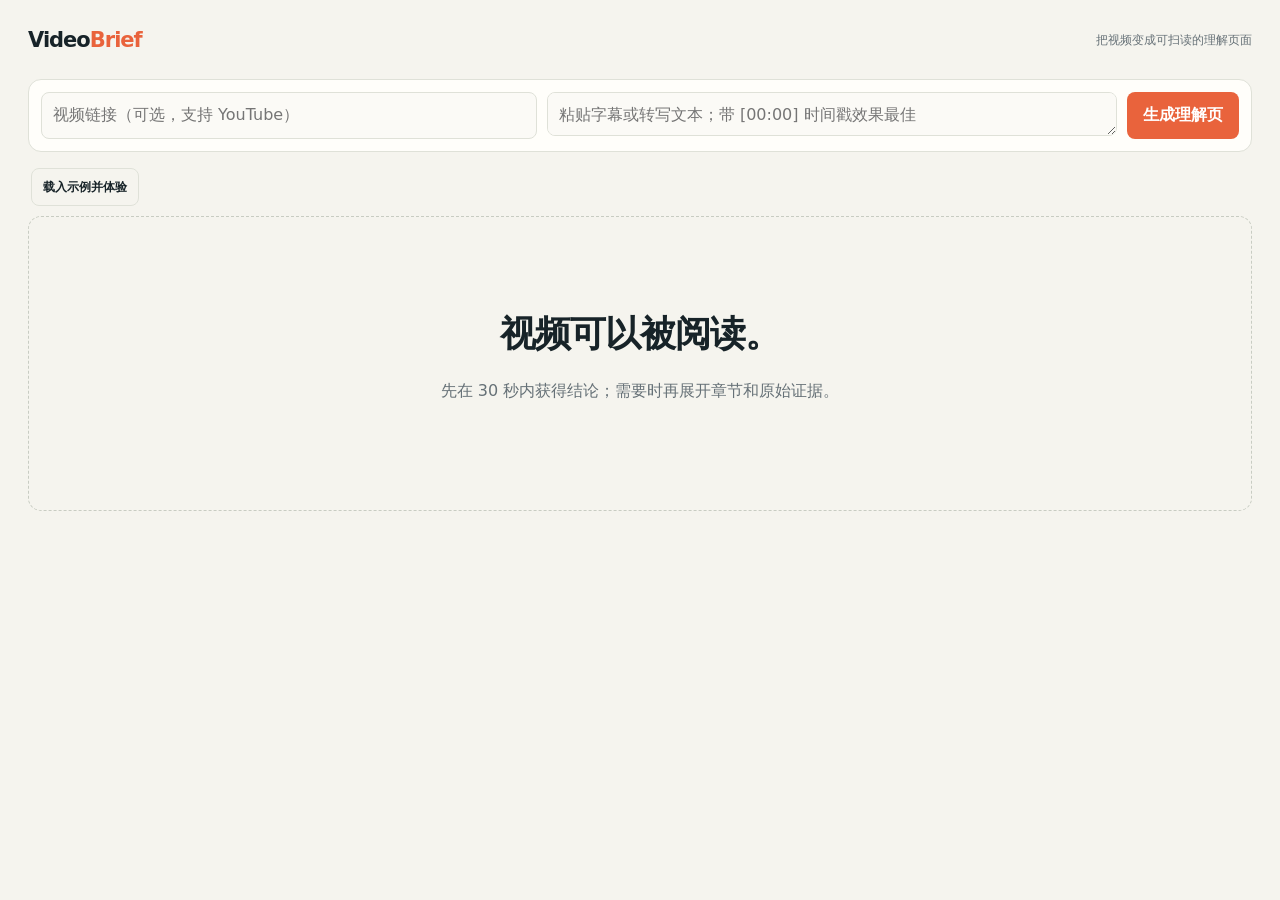
<file: videobrief-mvp-v2.html>
<!doctype html>
<html lang="zh-CN">
<head>
<meta charset="utf-8"><meta name="viewport" content="width=device-width,initial-scale=1">
<title>VideoBrief — 快速理解视频</title>
<style>
:root{--ink:#172328;--mute:#667177;--paper:#f5f4ee;--card:#fffefa;--line:#dfe1d8;--orange:#e9633c;--orange-bg:#ffeadf;--green:#25654f;--green-bg:#e8f2ec;--nav:#132326}*{box-sizing:border-box}body{margin:0;background:var(--paper);color:var(--ink);font-family:"Microsoft YaHei","Noto Sans SC",system-ui,sans-serif;line-height:1.55}button,input,textarea{font:inherit}button{cursor:pointer;border:0}.shell{max-width:1320px;margin:auto;padding:18px 28px 54px}.top{height:44px;display:flex;align-items:center;justify-content:space-between}.brand{font-weight:900;font-size:21px;letter-spacing:-1px}.brand b{color:var(--orange)}.top-right{font-size:12px;color:var(--mute)}.source-form{display:grid;grid-template-columns:1fr 1.15fr auto;gap:10px;background:var(--card);border:1px solid var(--line);border-radius:13px;padding:12px;margin:17px 0 16px}.source-form input,.source-form textarea,.search{border:1px solid var(--line);border-radius:8px;background:#fbfaf6;padding:10px 11px;color:var(--ink)}.source-form textarea{min-height:44px;height:44px;resize:vertical}.primary{background:var(--orange);color:#fff;padding:10px 16px;border-radius:8px;font-weight:800}.primary:hover{background:#c84b29}.outline{background:transparent;border:1px solid var(--line);padding:9px 11px;border-radius:8px;color:var(--ink);font-weight:700}.outline:hover{background:#f5f2eb}.status{font-size:12px;color:var(--green);padding:0 3px 10px;min-height:22px}.empty{border:1px dashed #c8ccc2;border-radius:13px;text-align:center;padding:90px 25px;color:var(--mute)}.empty h1{margin:0 0 8px;color:var(--ink);font-family:Georgia,"Noto Serif SC",serif;font-size:36px;letter-spacing:-1px}.empty button{margin-top:14px}.knowledge{display:none}.knowledge.show{display:block}.hero{background:var(--nav);border-radius:15px;padding:31px 34px;color:#f8f6ef;display:grid;grid-template-columns:minmax(0,1fr) 290px;gap:30px}.eyebrow{font-size:12px;letter-spacing:.12em;font-weight:800;color:#f5a080}.hero h1{font-family:Georgia,"Noto Serif SC",serif;font-size:clamp(29px,4vw,48px);line-height:1.06;letter-spacing:-.04em;margin:9px 0 14px}.hero p{max-width:740px;color:#d5ddda;margin:0}.player{background:#0c1618;border:1px solid #364346;border-radius:10px;overflow:hidden;min-height:170px;display:flex;align-items:center;justify-content:center;color:#bdc7c4;font-size:13px;text-align:center;padding:20px}.player iframe{width:100%;height:170px;border:0}.player strong{display:block;color:white;font-size:15px;margin-bottom:6px}.read-bar{background:var(--card);border:1px solid var(--line);border-top:0;border-radius:0 0 15px 15px;padding:13px 16px;display:flex;justify-content:space-between;align-items:center;gap:12px}.modes{display:flex;gap:7px}.mode{padding:7px 10px;border-radius:7px;background:transparent;color:var(--mute);font-size:13px;font-weight:800}.mode.active{background:var(--orange-bg);color:#9b391e}.utility{display:flex;gap:8px}.utility button{font-size:13px}.layout{display:grid;grid-template-columns:238px minmax(0,1fr);margin-top:16px;background:var(--card);border:1px solid var(--line);border-radius:14px;overflow:hidden}.side{padding:18px 13px;border-right:1px solid var(--line);align-self:stretch}.side-title{font-size:11px;color:var(--mute);font-weight:900;letter-spacing:.12em;margin:0 8px 8px}.search{width:100%;font-size:13px;margin-bottom:10px}.toc button{display:block;text-align:left;width:100%;padding:9px 8px;border-radius:7px;background:transparent;font-size:13px;color:#455156}.toc button:hover,.toc button.active{background:var(--orange-bg);color:#96371e;font-weight:800}.toc time{display:inline-block;width:42px;color:var(--orange);font-weight:900}.article{padding:30px 38px 48px;max-width:1000px}.quick{border-bottom:1px solid var(--line);padding-bottom:25px}.label{font-size:12px;color:var(--orange);font-weight:900;letter-spacing:.1em}.conclusion{font-family:Georgia,"Noto Serif SC",serif;font-size:28px;line-height:1.34;letter-spacing:-.025em;margin:8px 0 17px}.insights{display:grid;grid-template-columns:repeat(3,1fr);gap:9px}.insight{background:#fbfaf5;border:1px solid var(--line);border-radius:9px;padding:12px;font-size:14px}.insight small{display:block;color:var(--orange);font-weight:900;margin-bottom:3px}.chapter-list{padding-top:28px}.chapter{padding:26px 0;border-bottom:1px solid var(--line);scroll-margin-top:14px}.chapter.hidden{display:none}.chapter-top{display:flex;justify-content:space-between;gap:14px;align-items:center}.chapter-index{font-size:12px;color:var(--orange);font-weight:900;letter-spacing:.1em}.jump{background:var(--orange-bg);color:#9b3a21;padding:6px 8px;border-radius:6px;font-size:12px;font-weight:900}.chapter h2{font-family:Georgia,"Noto Serif SC",serif;font-size:25px;line-height:1.22;letter-spacing:-.02em;margin:8px 0}.takeaway{border-left:3px solid var(--orange);padding:3px 0 3px 12px;font-weight:800;margin:12px 0}.detail{color:#475257;margin:0 0 10px}.detail.compact{display:none}.chapter ul{margin:8px 0;padding-left:20px}.action{margin-top:28px;background:var(--green-bg);border:1px solid #c6dacd;padding:17px;border-radius:10px}.action h3{margin:0 0 8px;font-size:16px}.check{display:flex;gap:8px;margin:7px 0;font-size:14px}.check input{accent-color:var(--green)}.source{font-size:12px;color:var(--mute);margin:13px 0 0;word-break:break-all}@media(max-width:820px){.shell{padding:15px}.source-form{grid-template-columns:1fr}.source-form textarea{height:80px}.hero{grid-template-columns:1fr;padding:26px}.player{min-height:120px}.read-bar{align-items:flex-start;flex-direction:column}.layout{grid-template-columns:1fr}.side{border-right:0;border-bottom:1px solid var(--line);padding:12px;position:relative}.toc{display:flex;overflow:auto}.toc button{min-width:max-content}.side-title{display:none}.search{margin:0 0 9px}.article{padding:25px 21px}.insights{grid-template-columns:1fr}.hero h1{font-size:35px}}@media(prefers-reduced-motion:reduce){*{scroll-behavior:auto!important}}
</style></head>
<body><main class="shell">
<header class="top"><div class="brand">Video<b>Brief</b></div><div class="top-right">把视频变成可扫读的理解页面</div></header>
<form class="source-form" id="form"><input id="url" type="url" placeholder="视频链接（可选，支持 YouTube）"><textarea id="transcript" placeholder="粘贴字幕或转写文本；带 [00:00] 时间戳效果最佳"></textarea><button class="primary" type="submit">生成理解页</button></form><div class="status" id="status"><button class="outline" type="button" id="demo">载入示例并体验</button></div>
<section class="empty" id="empty"><h1>视频可以被阅读。</h1><p>先在 30 秒内获得结论；需要时再展开章节和原始证据。</p></section>
<section class="knowledge" id="knowledge"><div class="hero"><div><div class="eyebrow">VIDEO → KNOWLEDGE PAGE</div><h1 id="title">视频知识页</h1><p>按“结论 → 关键洞见 → 章节证据”的顺序阅读。所有章节都保留时间锚点，方便回到原片段验证。</p></div><div class="player" id="player"><div><strong>原视频</strong>输入 YouTube 链接后，可在此处播放。</div></div></div><div class="read-bar"><div class="modes" aria-label="阅读深度"><button class="mode active" data-mode="quick">30 秒结论</button><button class="mode" data-mode="brief">3 分钟理解</button><button class="mode" data-mode="full">完整内容</button></div><div class="utility"><button class="outline" id="copy" type="button">复制 Markdown</button></div></div><div class="layout"><aside class="side"><div class="side-title">定位内容</div><input class="search" id="search" placeholder="搜索视频内容"><nav class="toc" id="toc"></nav></aside><article class="article" id="article"></article></div></section>
</main><script>
const demo=`[00:00] 今天我们用一个实际案例，讲如何在 20 分钟内搭建一个个人知识库。目标不是收集更多信息，而是让信息在需要时可以被找到和使用。
[01:12] 第一部分是建立收集入口。任何灵感、网页和会议笔记都先放进 Inbox，不要在收集时分类。收集和整理是两件不同的事。
[03:28] 接下来定义最少的数据库字段：标题、来源、状态和主题。字段太多会降低录入意愿，先让系统容易使用。
[06:40] 第二部分是处理流程。每天用十分钟清空 Inbox：删除无价值内容、把可行动的内容转成任务、把值得保留的内容写成自己的理解。
[10:15] 模板能减少每次开始时的阻力。阅读笔记模板只保留三个问题：核心观点是什么？它和我已知的什么有关？我下一步会怎么用？
[14:30] 最后是回顾。每周回顾项目和笔记，检查有没有没有推进的任务。知识库不是仓库，它应该持续帮助你做决定。
[18:05] 总结：先建立单一入口，用最少字段降低摩擦，用固定回顾让信息进入行动。`;
const $=s=>document.querySelector(s); let current;
function points(s){return s.split(/[。；！？!?，]/).map(x=>x.trim()).filter(x=>x.length>5).slice(0,3)}
function heading(s,i){let x=s.replace(/^(?:第[一二三四五六七八九十]+部分(?:是)?|接下来|最后|今天|总结)[：:，,]?/,'').trim();return x.length>5?x.slice(0,20):['目标','方法','步骤','复盘'][i]||'关键内容'}
function parse(text){const rows=text.trim().split(/\n+/).map((line,i)=>{const m=line.match(/\[(\d{1,2}:\d{2}(?::\d{2})?)\]\s*(.*)/);return{time:m?m[1]:`${String(i*2).padStart(2,'0')}:00`,body:(m?m[2]:line).trim()}}).filter(r=>r.body);const hit=text.match(/如何([^。！？!?\n]{2,28})/);return{title:hit?hit[1].replace(/[，,].*$/,'').trim():'视频知识页',summary:(rows.at(-1)?.body||'从视频中提取关键结论。').replace(/^总结[：:]/,''),chapters:rows.map((r,i)=>({...r,title:heading(r.body,i),points:points(r.body)}))}}
function ytEmbed(url){try{const u=new URL(url);let id=u.searchParams.get('v')|| (u.hostname.includes('youtu.be')?u.pathname.slice(1):'');return id?`https://www.youtube-nocookie.com/embed/${id}`:''}catch{return ''}}
function render(data,url){current={data,url};$('#title').textContent=data.title;const embed=ytEmbed(url);$('#player').innerHTML=embed?`<iframe src="${embed}" title="原视频" allowfullscreen></iframe>`:'<div><strong>阅读优先</strong>这份页面保留时间锚点；可随时回到原视频验证。</div>';const toc=$('#toc');toc.innerHTML='<button class="active" data-id="quick"><time>总览</time>快速理解</button>'+data.chapters.map((c,i)=>`<button data-id="chapter-${i}"><time>${c.time}</time>${c.title}</button>`).join('');const insights=data.chapters.slice(0,3).map((c,i)=>`<div class="insight"><small>洞见 0${i+1}</small>${c.points[0]||c.body}</div>`).join('');const chapters=data.chapters.map((c,i)=>`<section class="chapter" id="chapter-${i}" data-search="${(c.title+c.body+c.points.join(' ')).toLowerCase()}"><div class="chapter-top"><span class="chapter-index">${String(i+1).padStart(2,'0')} · ${c.time}</span><button class="jump" data-time="${c.time}">回到原片段</button></div><h2>${c.title}</h2><div class="takeaway">${c.points[0]||c.body}</div><p class="detail">${c.body}</p><ul class="detail">${c.points.slice(1).map(p=>`<li>${p}</li>`).join('')}</ul></section>`).join('');$('#article').innerHTML=`<section class="quick" id="quick"><div class="label">30 秒结论</div><div class="conclusion">${data.summary}</div><div class="insights">${insights}</div></section><section class="chapter-list" id="chapter-list"><div class="label">按需展开：每节只保留一个结论、一段解释和时间证据</div>${chapters}</section><section class="action"><h3>把理解变为行动</h3>${data.chapters.slice(0,3).map(c=>`<label class="check"><input type="checkbox">把「${c.title}」转成下一步</label>`).join('')}<p class="source">来源：${url||'用户粘贴的字幕 / 转写文本'}</p></section>`;$('#knowledge').classList.add('show');$('#empty').style.display='none';setMode('quick');toc.querySelectorAll('button').forEach(b=>b.onclick=()=>{$$('.toc .active')?.classList.remove('active');b.classList.add('active');$('#'+b.dataset.id).scrollIntoView({behavior:'smooth',block:'start'})});document.querySelectorAll('.jump').forEach(b=>b.onclick=()=>openVideo(url,b.dataset.time));}
function setMode(mode){document.querySelectorAll('.mode').forEach(x=>x.classList.toggle('active',x.dataset.mode===mode));const chapters=[...document.querySelectorAll('.chapter')], actions=$('.action');if(!chapters.length)return;chapters.forEach((x,i)=>{x.classList.toggle('hidden',mode==='quick'||(mode==='brief'&&i>2));x.querySelectorAll('.detail').forEach(d=>d.classList.toggle('compact',mode==='brief'))});actions.style.display=mode==='quick'?'none':'block';$('#chapter-list').style.display=mode==='quick'?'none':'block'}
function openVideo(url,time){const e=ytEmbed(url);if(!e){alert('请先填写 YouTube 视频链接；生产版也会支持其他平台。');return}const [m,s]=time.split(':').map(Number);$('#player iframe').src=e+'?start='+(m*60+s);$('#player').scrollIntoView({behavior:'smooth',block:'center'})}
$('#form').onsubmit=e=>{e.preventDefault();const text=$('#transcript').value.trim();if(!text){$('#status').textContent='请粘贴字幕/转写文本，或点击“载入示例并体验”。';return}$('#status').textContent='已生成：先看结论，再按需深入。';render(parse(text),$('#url').value.trim())};$('#demo').onclick=()=>{$('#url').value='';$('#transcript').value=demo;$('#form').requestSubmit()};document.querySelectorAll('.mode').forEach(b=>b.onclick=()=>setMode(b.dataset.mode));$('#search').oninput=e=>{const q=e.target.value.toLowerCase().trim();document.querySelectorAll('.chapter').forEach(c=>c.classList.toggle('hidden',q&&!c.dataset.search.includes(q)))};$('#copy').onclick=async()=>{if(!current)return;const d=current.data;const md=`# ${d.title}\n\n## 30 秒结论\n${d.summary}\n\n`+d.chapters.map(c=>`## ${c.time} ${c.title}\n${c.body}\n\n- ${c.points.join('\n- ')}`).join('\n\n');await navigator.clipboard.writeText(md);$('#copy').textContent='已复制';setTimeout(()=>$('#copy').textContent='复制 Markdown',1200)};
</script></body></html>
</file>
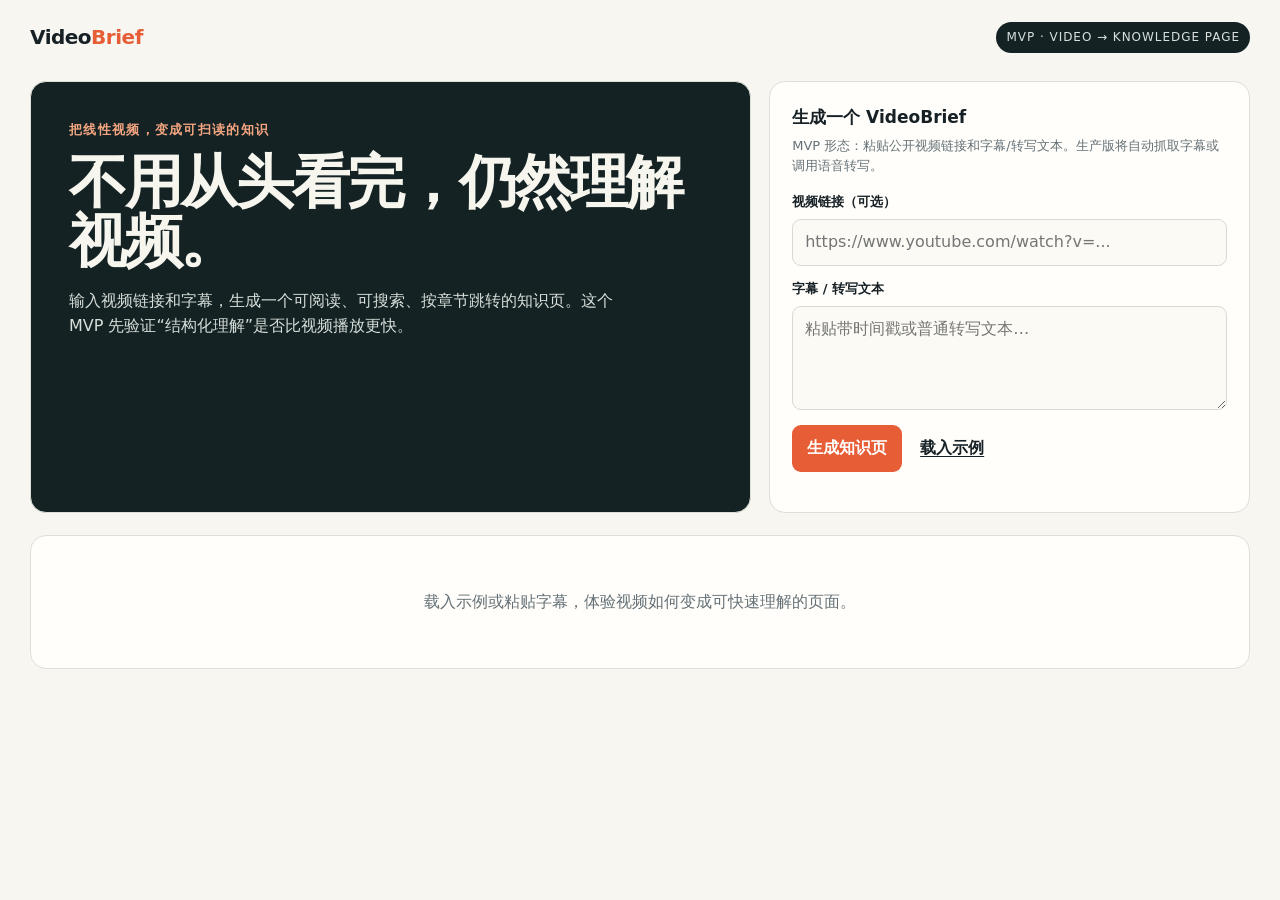
<file: videobrief-mvp.html>
<!doctype html>
<html lang="zh-CN">
<head>
<meta charset="utf-8" />
<meta name="viewport" content="width=device-width, initial-scale=1" />
<title>VideoBrief — 视频转知识页</title>
<style>
  :root { --ink:#162025; --muted:#657177; --paper:#f7f6f1; --card:#fffefa; --line:#dedfd7; --accent:#e65d36; --accent-dark:#bd4324; --soft:#fbe7dc; --nav:#142224; --success:#246a51; }
  *{box-sizing:border-box} body{margin:0;background:var(--paper);color:var(--ink);font-family:"Noto Sans SC","Microsoft YaHei",system-ui,sans-serif;line-height:1.55} button,input,textarea{font:inherit} button{cursor:pointer;border:0} 
  .app{max-width:1440px;margin:auto;padding:22px 30px 52px}.top{display:flex;justify-content:space-between;align-items:center;margin-bottom:28px}.brand{font-size:20px;font-weight:800;letter-spacing:-.5px}.brand span{color:var(--accent)}.tag{font-size:12px;letter-spacing:.08em;color:#d8e0dd;background:var(--nav);border-radius:99px;padding:6px 10px}.hero{display:grid;grid-template-columns:1.2fr .8fr;gap:18px;margin-bottom:22px}.intro,.input-card,.content{background:var(--card);border:1px solid var(--line);border-radius:16px}.intro{padding:38px 38px 32px;background:var(--nav);color:#f6f6ee}.eyebrow{color:#f4a580;font-size:13px;letter-spacing:.1em;font-weight:700}.intro h1{font-family:Georgia,"Noto Serif SC",serif;font-size:clamp(32px,5vw,58px);letter-spacing:-.04em;line-height:1.02;margin:13px 0 18px}.intro p{max-width:580px;margin:0;color:#d8dfdb;font-size:16px}.input-card{padding:22px}.input-card h2{font-size:17px;margin:0 0 6px}.hint{margin:0 0 15px;color:var(--muted);font-size:13px}.field{display:grid;gap:7px;margin:13px 0}.field label{font-size:13px;font-weight:700}.field input,.field textarea{width:100%;background:#fbfaf5;border:1px solid #d9dbd2;border-radius:9px;padding:10px 12px;color:var(--ink)}.field textarea{min-height:104px;resize:vertical}.actions{display:flex;gap:10px;align-items:center;margin-top:15px}.primary{background:var(--accent);color:white;padding:11px 15px;border-radius:9px;font-weight:800}.primary:hover{background:var(--accent-dark)}.secondary{background:transparent;color:var(--ink);padding:10px 8px;font-weight:700;text-decoration:underline;text-underline-offset:3px}.status{font-size:12px;color:var(--success);min-height:18px}.content{display:none;overflow:hidden}.content.show{display:block}.reading-head{padding:30px 34px 23px;border-bottom:1px solid var(--line);display:flex;justify-content:space-between;gap:20px}.reading-head h2{font-family:Georgia,"Noto Serif SC",serif;font-size:31px;letter-spacing:-.03em;line-height:1.15;margin:7px 0}.reading-head p{color:var(--muted);margin:0;max-width:760px}.mode{height:max-content;white-space:nowrap;border:1px solid var(--line);background:var(--paper);padding:8px 10px;border-radius:8px;font-size:13px}.reading-grid{display:grid;grid-template-columns:245px minmax(0,1fr);min-height:570px}.toc{border-right:1px solid var(--line);padding:22px 14px;position:sticky;top:0;height:max-content}.toc-title{font-size:11px;text-transform:uppercase;letter-spacing:.12em;color:var(--muted);font-weight:800;padding:0 10px 8px}.toc button{display:block;width:100%;text-align:left;background:transparent;padding:9px 10px;border-radius:7px;color:#4a565b;font-size:14px}.toc button:hover,.toc button.active{background:var(--soft);color:#8e351e;font-weight:700}.article{padding:31px 42px 44px;max-width:960px}.quick{border-bottom:1px solid var(--line);padding-bottom:26px}.section-kicker{font-size:12px;font-weight:800;color:var(--accent);letter-spacing:.1em}.big-summary{font-family:Georgia,"Noto Serif SC",serif;font-size:25px;line-height:1.35;margin:9px 0 18px;max-width:760px}.points{display:grid;grid-template-columns:repeat(3,1fr);gap:10px}.point{border:1px solid var(--line);padding:13px;border-radius:9px;background:#fcfbf6;font-size:14px}.chapters{padding-top:28px}.chapter{scroll-margin-top:20px;padding:24px 0;border-bottom:1px solid var(--line)}.chapter:last-child{border:0}.chapter-meta{font-size:12px;font-weight:800;color:var(--accent);letter-spacing:.08em}.chapter h3{font-family:Georgia,"Noto Serif SC",serif;font-size:25px;margin:5px 0 9px;letter-spacing:-.02em}.chapter p{margin:0 0 12px;color:#344045}.chapter ul{padding-left:20px;margin:10px 0}.chapter li{margin:5px 0}.timestamp{font-size:12px;padding:5px 8px;border-radius:5px;background:var(--soft);color:#9b3a21;font-weight:800}.action-box{background:#e6f0ea;border:1px solid #c7d9cc;border-radius:10px;padding:17px 19px;margin-top:22px}.action-box h3{margin:0 0 8px;font-size:15px}.action-item{display:flex;gap:8px;margin:7px 0;font-size:14px}.action-item input{accent-color:var(--success)}.source{margin-top:18px;font-size:12px;color:var(--muted);word-break:break-all}.empty{padding:54px 30px;text-align:center;color:var(--muted)}
  @media(max-width:800px){.app{padding:16px}.hero{grid-template-columns:1fr}.intro{padding:28px}.reading-head{padding:23px;display:block}.mode{margin-top:15px}.reading-grid{grid-template-columns:1fr}.toc{position:relative;border-right:0;border-bottom:1px solid var(--line);padding:12px;display:flex;overflow:auto}.toc-title{display:none}.toc button{white-space:nowrap;width:auto}.article{padding:25px 22px}.points{grid-template-columns:1fr}.top{margin-bottom:16px}}
</style>
</head>
<body>
<main class="app">
  <header class="top"><div class="brand">Video<span>Brief</span></div><div class="tag">MVP · VIDEO → KNOWLEDGE PAGE</div></header>
  <section class="hero">
    <div class="intro"><div class="eyebrow">把线性视频，变成可扫读的知识</div><h1>不用从头看完，仍然理解视频。</h1><p>输入视频链接和字幕，生成一个可阅读、可搜索、按章节跳转的知识页。这个 MVP 先验证“结构化理解”是否比视频播放更快。</p></div>
    <form class="input-card" id="briefForm">
      <h2>生成一个 VideoBrief</h2><p class="hint">MVP 形态：粘贴公开视频链接和字幕/转写文本。生产版将自动抓取字幕或调用语音转写。</p>
      <div class="field"><label for="url">视频链接（可选）</label><input id="url" type="url" placeholder="https://www.youtube.com/watch?v=..." /></div>
      <div class="field"><label for="transcript">字幕 / 转写文本</label><textarea id="transcript" placeholder="粘贴带时间戳或普通转写文本…"></textarea></div>
      <div class="actions"><button class="primary" type="submit">生成知识页</button><button class="secondary" type="button" id="demo">载入示例</button></div><div class="status" id="status"></div>
    </form>
  </section>
  <section class="content" id="output" aria-live="polite">
    <header class="reading-head"><div><div class="eyebrow">VIDEO KNOWLEDGE PAGE</div><h2 id="pageTitle">视频知识页</h2><p id="pageSubtitle"></p></div><button class="mode" id="exportBtn">复制为 Markdown</button></header>
    <div class="reading-grid"><nav class="toc" id="toc"><div class="toc-title">内容目录</div></nav><article class="article" id="article"></article></div>
  </section>
  <section class="content show" id="empty"><div class="empty">载入示例或粘贴字幕，体验视频如何变成可快速理解的页面。</div></section>
</main>
<script>
const demoText = `[00:00] 今天我们用一个实际案例，讲如何在 20 分钟内搭建一个个人知识库。目标不是收集更多信息，而是让信息在需要时可以被找到和使用。
[01:12] 第一部分是建立收集入口。任何灵感、网页和会议笔记都先放进 Inbox，不要在收集时分类。收集和整理是两件不同的事。
[03:28] 接下来定义最少的数据库字段：标题、来源、状态和主题。字段太多会降低录入意愿，先让系统容易使用。
[06:40] 第二部分是处理流程。每天用十分钟清空 Inbox：删除无价值内容、把可行动的内容转成任务、把值得保留的内容写成自己的理解。
[10:15] 模板能减少每次开始时的阻力。阅读笔记模板只保留三个问题：核心观点是什么？它和我已知的什么有关？我下一步会怎么用？
[14:30] 最后是回顾。每周回顾项目和笔记，检查有没有没有推进的任务。知识库不是仓库，它应该持续帮助你做决定。
[18:05] 总结：先建立单一入口，用最少字段降低摩擦，用固定回顾让信息进入行动。`;
const qs = s => document.querySelector(s);
function parseTranscript(text){
  const rows = text.trim().split(/\n+/).map((line,i)=>{ const m=line.match(/\[(\d{1,2}:\d{2}(?::\d{2})?)\]\s*(.*)/); return {time:m?m[1]:`${String(i*2).padStart(2,'0')}:00`, body:(m?m[2]:line).trim()}; }).filter(x=>x.body);
  const titleMatch = text.match(/如何([^。！？!？\n]{2,30})/);
  const title = titleMatch ? titleMatch[1].replace(/[。！，,].*$/,'').trim() : '视频知识页';
  const chapters = rows.length <= 1 ? [{time:'00:00',title:'视频核心内容', body:text, points: extractPoints(text)}] : rows.map((r,i)=>({time:r.time,title:chapterTitle(r.body,i),body:r.body,points:extractPoints(r.body)}));
  const conclusion = rows.length ? rows[rows.length-1].body.replace(/^总结[：:]/,'') : '从视频中提取关键结论。';
  return {title,chapters,conclusion};
}
function chapterTitle(s,i){ const clean=s.replace(/^(?:第[一二三四五六七八九十]+部分(?:是)?|接下来|最后|今天|总结)[：:，,]?/,''); const marks=['问题与目标','核心方法','实施步骤','建立习惯','关键总结']; return (clean.length>8?clean.slice(0,22):marks[i]||'关键内容'); }
function extractPoints(s){ const pieces=s.split(/[，。；：:]/).map(x=>x.trim()).filter(x=>x.length>5); return (pieces.length?pieces:[s]).slice(0,3); }
function render(data,url){
  qs('#pageTitle').textContent=data.title;
  qs('#pageSubtitle').textContent='从原始转写中提炼的阅读路径。每一节保留时间锚点，让结论可回到视频验证。';
  const toc=qs('#toc'); toc.innerHTML='<div class="toc-title">内容目录</div><button class="active" data-target="quick">快速理解</button>';
  data.chapters.forEach((c,i)=>toc.insertAdjacentHTML('beforeend',`<button data-target="chapter-${i}">${c.time} · ${c.title}</button>`));
  const three=data.chapters.slice(0,3).map(c=>`<div class="point">${c.points[0]||c.body}</div>`).join('');
  const cards=data.chapters.map((c,i)=>`<section class="chapter" id="chapter-${i}"><div class="chapter-meta">${String(i+1).padStart(2,'0')} · <button class="timestamp" onclick="openVideo('${url||''}','${c.time}')">${c.time} 查看原片段</button></div><h3>${c.title}</h3><p>${c.body}</p><ul>${c.points.map(p=>`<li>${p}</li>`).join('')}</ul></section>`).join('');
  qs('#article').innerHTML=`<section class="quick" id="quick"><div class="section-kicker">30 秒快速理解</div><div class="big-summary">${data.conclusion}</div><div class="points">${three}</div></section><section class="chapters"><div class="section-kicker">按章节阅读</div>${cards}</section><section class="action-box"><h3>转化为行动</h3>${data.chapters.slice(0,3).map(c=>`<label class="action-item"><input type="checkbox">将「${c.title}」转成自己的下一步</label>`).join('')}<div class="source">来源：${url||'用户粘贴的转写文本'}</div></section>`;
  qs('#output').classList.add('show'); qs('#empty').style.display='none';
  toc.querySelectorAll('button').forEach(b=>b.addEventListener('click',()=>{toc.querySelectorAll('button').forEach(x=>x.classList.remove('active'));b.classList.add('active');qs('#'+b.dataset.target).scrollIntoView({behavior:'smooth',block:'start'});}));
  window.currentData=data;
}
window.openVideo=(url,time)=>{ if(!url){alert('此 MVP 未填写视频链接。生产版将在此处跳转并定位到相应时间。');return;} const [m,s]=time.split(':').map(Number); const seconds=m*60+s; const u=new URL(url); if(u.hostname.includes('youtube.com')||u.hostname.includes('youtu.be')) { u.searchParams.set('t',seconds+'s'); } window.open(u.toString(),'_blank','noopener'); };
qs('#briefForm').addEventListener('submit',e=>{e.preventDefault();const text=qs('#transcript').value.trim();if(!text){qs('#status').textContent='请先粘贴字幕或点击「载入示例」。';return;}qs('#status').textContent='已生成：结构化章节、快速理解和行动清单。';render(parseTranscript(text),qs('#url').value.trim());});
qs('#demo').addEventListener('click',()=>{qs('#url').value='https://www.youtube.com/watch?v=dQw4w9WgXcQ';qs('#transcript').value=demoText;qs('#briefForm').requestSubmit();});
qs('#exportBtn').addEventListener('click',async()=>{if(!window.currentData)return;const d=window.currentData;const md=`# ${d.title}\n\n## 一句话结论\n${d.conclusion}\n\n`+d.chapters.map(c=>`## ${c.time} ${c.title}\n${c.body}\n\n- ${c.points.join('\n- ')}`).join('\n\n');await navigator.clipboard.writeText(md);qs('#exportBtn').textContent='已复制';setTimeout(()=>qs('#exportBtn').textContent='复制为 Markdown',1400);});
</script>
</body>
</html>
</file>
